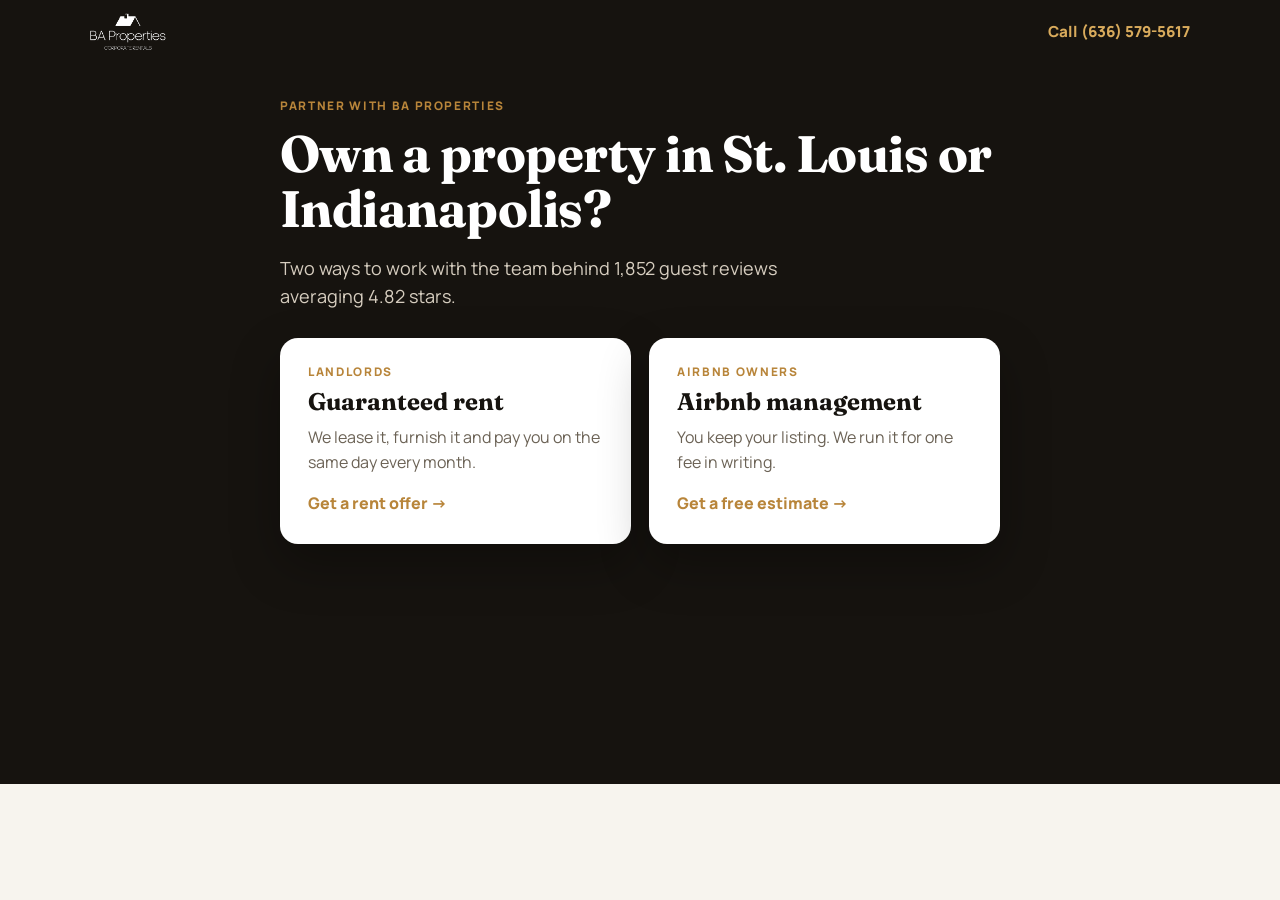
<file: index.html>
<!doctype html><html lang="en"><head><meta charset="utf-8"><meta name="viewport" content="width=device-width, initial-scale=1">
<title>Partner with BA Properties</title><meta name="description" content="Lease your property to BA Properties for guaranteed rent, or have us manage your Airbnb.">
<link rel="icon" href="/img/favicon.png"><link href="https://fonts.googleapis.com/css2?family=Fraunces:opsz,wght@9..144,700&family=Manrope:wght@400;600;800&display=swap" rel="stylesheet"><link rel="stylesheet" href="/lp.css">
<style>.choose{display:grid;grid-template-columns:1fr 1fr;gap:18px;margin-top:28px}.choose a{display:block;background:#fff;color:var(--ink);border-radius:18px;padding:28px;text-decoration:none;box-shadow:0 20px 50px rgba(0,0,0,.3)}.choose b{display:block;font:700 1.5rem/1.2 var(--serif);margin:10px 0 8px}.choose span{color:var(--muted)}.choose em{display:block;margin-top:16px;font-style:normal;font-weight:800;color:var(--gold)}@media(max-width:700px){.choose{grid-template-columns:1fr}}</style></head>
<body><header class="bar"><div class="wrap bar-in"><img class="logo" src="/img/logo.png" alt="BA Properties"><a class="call" href="tel:+16365795617">Call (636) 579-5617</a></div></header>
<main class="hero" style="min-height:80vh"><div class="wrap narrow"><p class="kicker">Partner with BA Properties</p><h1 style="margin-top:14px;font-size:clamp(2rem,5vw,3.2rem)">Own a property in St. Louis or Indianapolis?</h1>
<p class="sub">Two ways to work with the team behind 1,852 guest reviews averaging 4.82 stars.</p>
<div class="choose"><a href="/landlords/"><p class="kicker">Landlords</p><b>Guaranteed rent</b><span>We lease it, furnish it and pay you on the same day every month.</span><em>Get a rent offer →</em></a>
<a href="/owners/"><p class="kicker">Airbnb owners</p><b>Airbnb management</b><span>You keep your listing. We run it for one fee in writing.</span><em>Get a free estimate →</em></a></div></div></main></body></html>
</file>
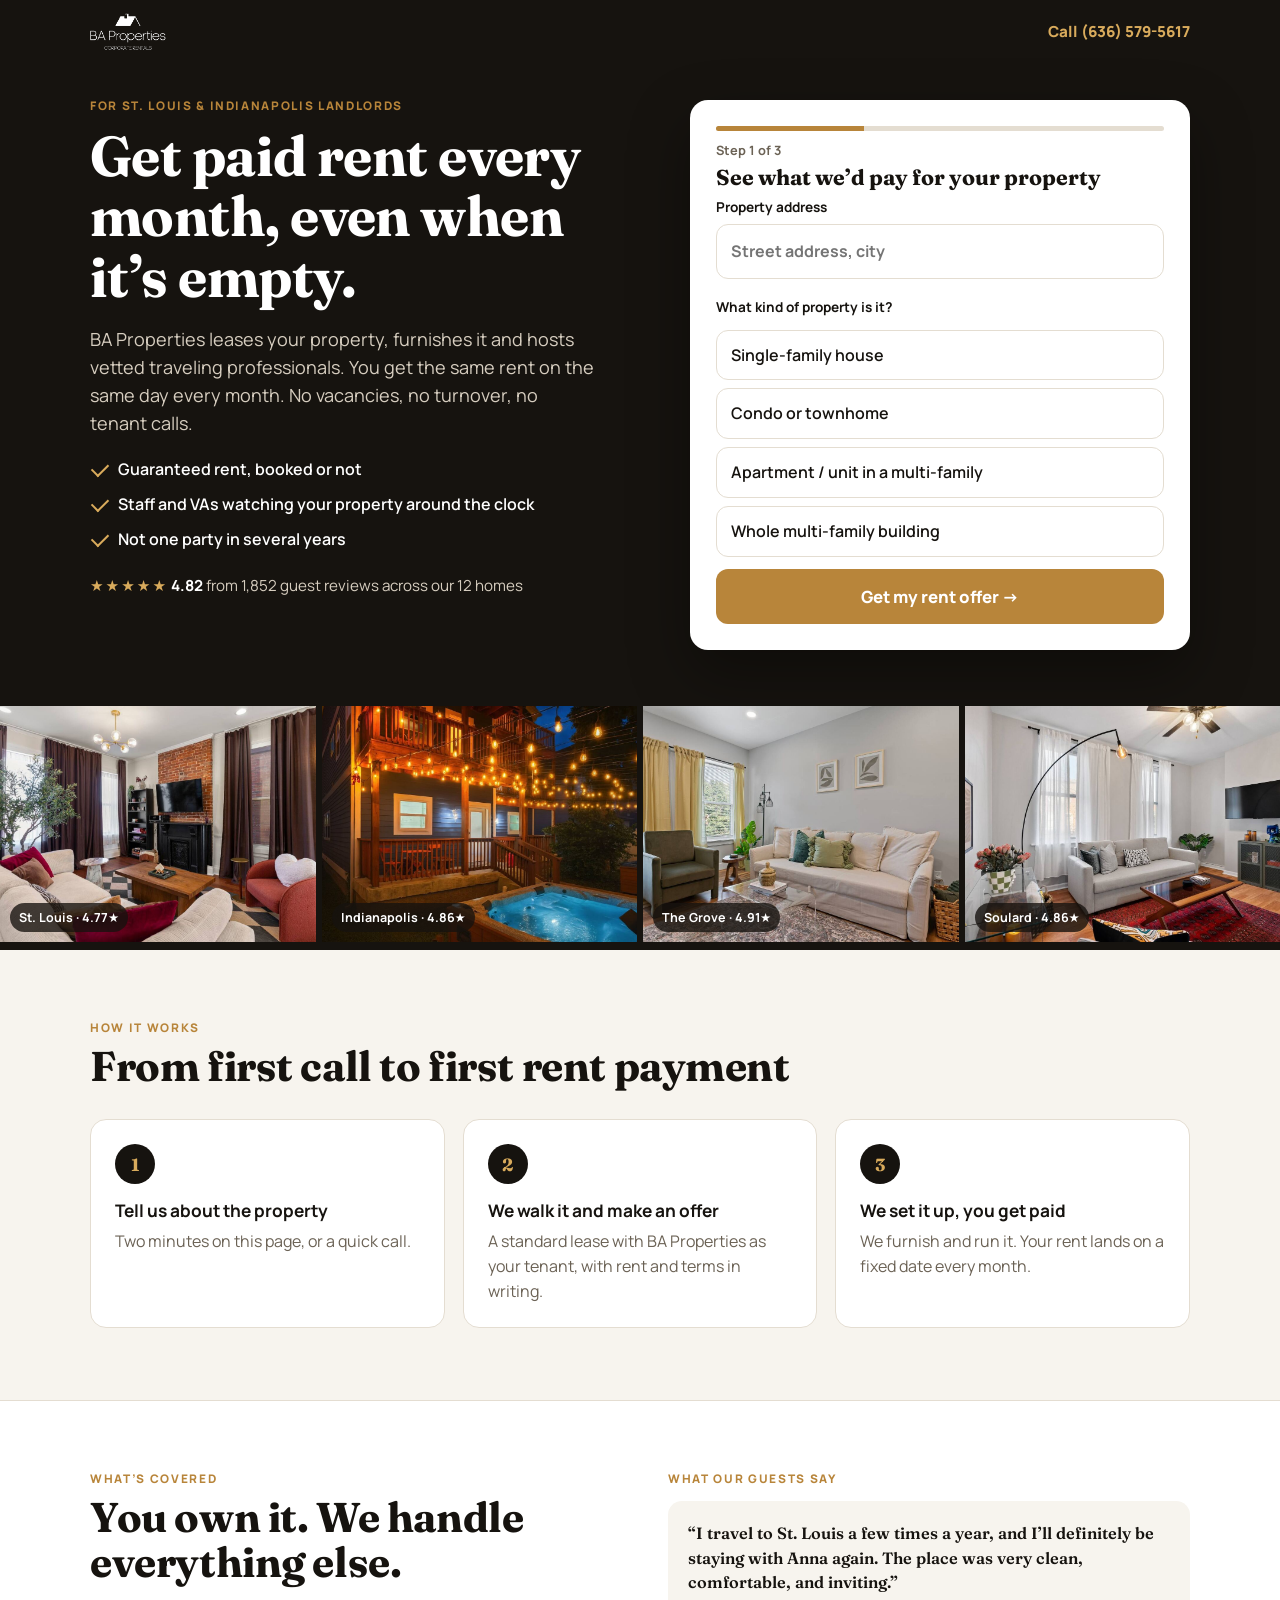
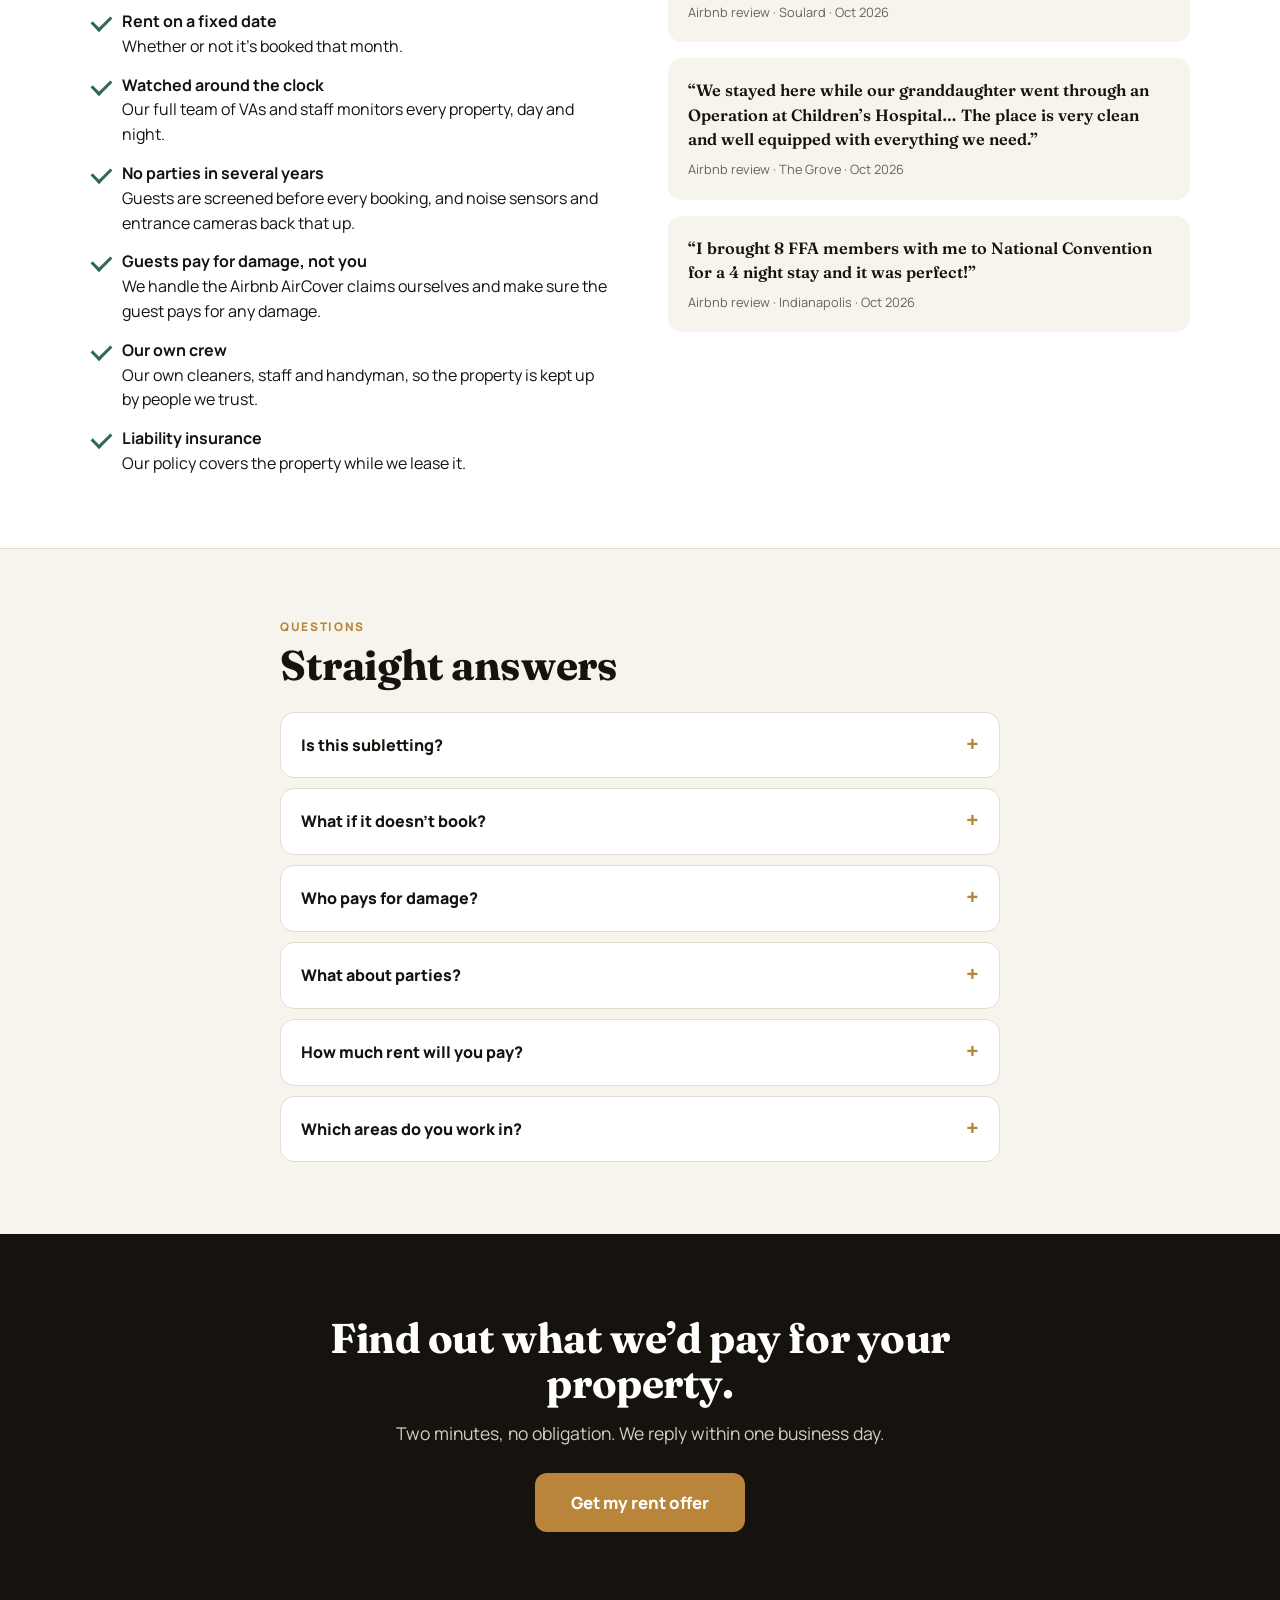
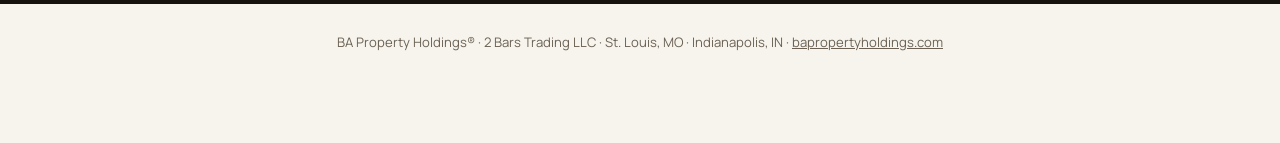
<file: landlords/index.html>
<!doctype html>
<html lang="en">
<head>
<meta charset="utf-8">
<meta name="viewport" content="width=device-width, initial-scale=1, viewport-fit=cover">
<title>Guaranteed rent for your property | BA Properties</title>
<meta name="description" content="Lease your St. Louis or Indianapolis property to BA Properties. Rent paid on time every month, with no vacancies and no turnover.">
<meta property="og:title" content="Guaranteed rent for your property | BA Properties">
<meta property="og:description" content="Lease your St. Louis or Indianapolis property to BA Properties. Rent paid on time every month, with no vacancies and no turnover.">
<meta property="og:image" content="https://partners.bapropertyholdings.com/img/2930-hickory-01.jpg">
<link rel="icon" href="/img/favicon.png">
<link rel="preload" as="image" href="/img/2930-hickory-01.jpg">
<link rel="preconnect" href="https://fonts.googleapis.com"><link rel="preconnect" href="https://fonts.gstatic.com" crossorigin>
<link href="https://fonts.googleapis.com/css2?family=Fraunces:opsz,wght@9..144,600;9..144,700&family=Manrope:wght@400;500;600;700;800&display=swap" rel="stylesheet">
<link rel="stylesheet" href="/lp.css">
<script>
/* ---- Tracking config: paste the Meta Pixel ID to turn on PageView + Lead events ---- */
window.BA_PIXEL_ID = "";
window.BA_LEAD_EMAIL = "info@bapropertyholdings.com";
</script>
<script src="/lp.js" defer></script>
</head>
<body data-offer="landlords">
<header class="bar">
  <div class="wrap bar-in">
    <img class="logo" src="/img/logo.png" alt="BA Properties" width="120" height="44">
    <a class="call" href="tel:+16365795617" data-track="call">Call (636) 579-5617</a>
  </div>
</header>

<main>
  <section class="hero">
    <div class="wrap hero-grid">
      <div class="hero-copy">
        <p class="kicker">For St. Louis &amp; Indianapolis landlords</p>
        <h1>Get paid rent every month, even when it’s empty.</h1>
        <p class="sub">BA Properties leases your property, furnishes it and hosts vetted traveling professionals. You get the same rent on the same day every month. No vacancies, no turnover, no tenant calls.</p>
        <ul class="ticks"><li>Guaranteed rent, booked or not</li><li>Staff and VAs watching your property around the clock</li><li>Not one party in several years</li></ul>
        <div class="rating"><span class="stars" aria-hidden="true">★★★★★</span> <b>4.82</b> from 1,852 guest reviews across our 12 homes</div>
      </div>

      <div class="card" id="form-card">
        <form id="lead" novalidate>
          <div class="progress" aria-hidden="true"><span></span></div>
          <p class="step-count" id="step-count">Step 1 of 3</p>

          <fieldset class="step" data-step="1">
            <legend>See what we’d pay for your property</legend>
            <label class="field">Property address<input name="address" autocomplete="street-address" placeholder="Street address, city" required></label>
            <p class="q">What kind of property is it?</p>
            <div class="opts" role="radiogroup"><label><input type="radio" name="q1b" value="Single-family house" required><span>Single-family house</span></label><label><input type="radio" name="q1b" value="Condo or townhome"><span>Condo or townhome</span></label><label><input type="radio" name="q1b" value="Apartment / unit in a multi-family"><span>Apartment / unit in a multi-family</span></label><label><input type="radio" name="q1b" value="Whole multi-family building"><span>Whole multi-family building</span></label></div>
            <button type="button" class="btn next">Get my rent offer →</button>
          </fieldset>

          <fieldset class="step" data-step="2" hidden>
            <legend>A little about the property</legend>
            <p class="q">Bedrooms</p>
            <div class="opts row" role="radiogroup">
              <label><input type="radio" name="bedrooms" value="Studio" required><span>Studio</span></label>
              <label><input type="radio" name="bedrooms" value="1"><span>1</span></label>
              <label><input type="radio" name="bedrooms" value="2"><span>2</span></label>
              <label><input type="radio" name="bedrooms" value="3"><span>3</span></label>
              <label><input type="radio" name="bedrooms" value="4+"><span>4+</span></label>
            </div>
            <p class="q">What’s the situation right now?</p>
            <div class="opts" role="radiogroup"><label><input type="radio" name="q2" value="Vacant now" required><span>Vacant now</span></label><label><input type="radio" name="q2" value="Tenant leaving in the next 90 days"><span>Tenant leaving in the next 90 days</span></label><label><input type="radio" name="q2" value="Tenant in place, just exploring"><span>Tenant in place, just exploring</span></label></div>
            <div class="nav"><button type="button" class="back">← Back</button><button type="button" class="btn next">Continue →</button></div>
          </fieldset>

          <fieldset class="step" data-step="3" hidden>
            <legend>Where should we send your offer?</legend>
            <label class="field">Full name<input name="name" autocomplete="name" required></label>
            <label class="field">Mobile phone<input name="phone" type="tel" autocomplete="tel" inputmode="tel" required></label>
            <label class="field">Email<input name="email" type="email" autocomplete="email" required></label>
            <div class="nav"><button type="button" class="back">← Back</button><button type="submit" class="btn">Send my rent offer</button></div>
            <p class="fine">No obligation. We reply within one business day, usually the same day.</p>
          </fieldset>

          <div class="done" hidden>
            <div class="done-icon" aria-hidden="true">✓</div>
            <h2>Got it, thank you.</h2>
            <p>We’ll look up your property and reach out within one business day to set up a quick walkthrough.</p>
            <a class="btn ghost" href="tel:+16365795617" data-track="call">Prefer to talk now? Call (636) 579-5617</a>
          </div>
          <p class="err" role="alert" hidden></p>
        </form>
      </div>
    </div>
  </section>

  <section class="strip" aria-label="Some of our homes">
    <div class="photos">
      <figure><img src="/img/2930-hickory-01.jpg" alt="Living room, St. Louis" loading="lazy"><figcaption>St. Louis · 4.77★</figcaption></figure>
      <figure><img src="/img/2622-monon-grand-01.jpg" alt="Patio with hot tub, Indianapolis" loading="lazy"><figcaption>Indianapolis · 4.86★</figcaption></figure>
      <figure><img src="/img/greenest-01.jpg" alt="Living room, The Grove, St. Louis" loading="lazy"><figcaption>The Grove · 4.91★</figcaption></figure>
      <figure><img src="/img/2e-the-heart-of-mardi-gras-sou-01.jpg" alt="Living room, Soulard, St. Louis" loading="lazy"><figcaption>Soulard · 4.86★</figcaption></figure>
    </div>
  </section>

  <section class="sec">
    <div class="wrap">
      <p class="kicker">How it works</p>
      <h2>From first call to first rent payment</h2>
      <ol class="how"><li><b>Tell us about the property</b><span>Two minutes on this page, or a quick call.</span></li><li><b>We walk it and make an offer</b><span>A standard lease with BA Properties as your tenant, with rent and terms in writing.</span></li><li><b>We set it up, you get paid</b><span>We furnish and run it. Your rent lands on a fixed date every month.</span></li></ol>
    </div>
  </section>

  <section class="sec alt">
    <div class="wrap two">
      <div>
        <p class="kicker">What’s covered</p>
        <h2>You own it. We handle everything else.</h2>
        <ul class="checks"><li><b>Rent on a fixed date</b>Whether or not it’s booked that month.</li><li><b>Watched around the clock</b>Our full team of VAs and staff monitors every property, day and night.</li><li><b>No parties in several years</b>Guests are screened before every booking, and noise sensors and entrance cameras back that up.</li><li><b>Guests pay for damage, not you</b>We handle the Airbnb AirCover claims ourselves and make sure the guest pays for any damage.</li><li><b>Our own crew</b>Our own cleaners, staff and handyman, so the property is kept up by people we trust.</li><li><b>Liability insurance</b>Our policy covers the property while we lease it.</li></ul>
      </div>
      <div class="quotes">
        <p class="kicker">What our guests say</p>
        <figure><blockquote>“I travel to St. Louis a few times a year, and I’ll definitely be staying with Anna again. The place was very clean, comfortable, and inviting.”</blockquote><figcaption>Airbnb review · Soulard · Oct 2026</figcaption></figure>
        <figure><blockquote>“We stayed here while our granddaughter went through an Operation at Children’s Hospital… The place is very clean and well equipped with everything we need.”</blockquote><figcaption>Airbnb review · The Grove · Oct 2026</figcaption></figure>
        <figure><blockquote>“I brought 8 FFA members with me to National Convention for a 4 night stay and it was perfect!”</blockquote><figcaption>Airbnb review · Indianapolis · Oct 2026</figcaption></figure>
      </div>
    </div>
  </section>

  <section class="sec">
    <div class="wrap narrow">
      <p class="kicker">Questions</p>
      <h2>Straight answers</h2>
      <div class="faq"><details><summary>Is this subletting?</summary><p>Yes, with your written permission. BA Properties signs the lease as your tenant and hosts furnished stays in the property. Nothing happens without your approval in the lease.</p></details><details><summary>What if it doesn’t book?</summary><p>You still get paid. The rent is ours to pay on the agreed date, whether or not the property is booked.</p></details><details><summary>Who pays for damage?</summary><p>The guest does. We file and manage the Airbnb AirCover claim and make sure any guest damage is paid for. Our own handyman takes care of everyday wear and tear.</p></details><details><summary>What about parties?</summary><p>We haven’t had a party in several years. Every guest is screened, and our team monitors every property around the clock.</p></details><details><summary>How much rent will you pay?</summary><p>It depends on the property, its location and its condition. We’ll look at it and give you a number in writing. Step one is the form above.</p></details><details><summary>Which areas do you work in?</summary><p>St. Louis city and county, and Indianapolis. If you’re elsewhere, send it anyway and we’ll tell you honestly if it fits.</p></details></div>
    </div>
  </section>

  <section class="final">
    <div class="wrap narrow">
      <h2>Find out what we’d pay for your property.</h2>
      <p>Two minutes, no obligation. We reply within one business day.</p>
      <a class="btn big" href="#form-card" data-track="final-cta">Get my rent offer</a>
    </div>
  </section>
</main>

<footer class="foot">
  <div class="wrap">BA Property Holdings® · 2 Bars Trading LLC · St. Louis, MO · Indianapolis, IN · <a href="https://www.bapropertyholdings.com/">bapropertyholdings.com</a></div>
</footer>

<a class="sticky" href="#form-card" data-track="sticky-cta">Get my rent offer</a>
</body>
</html>
</file>
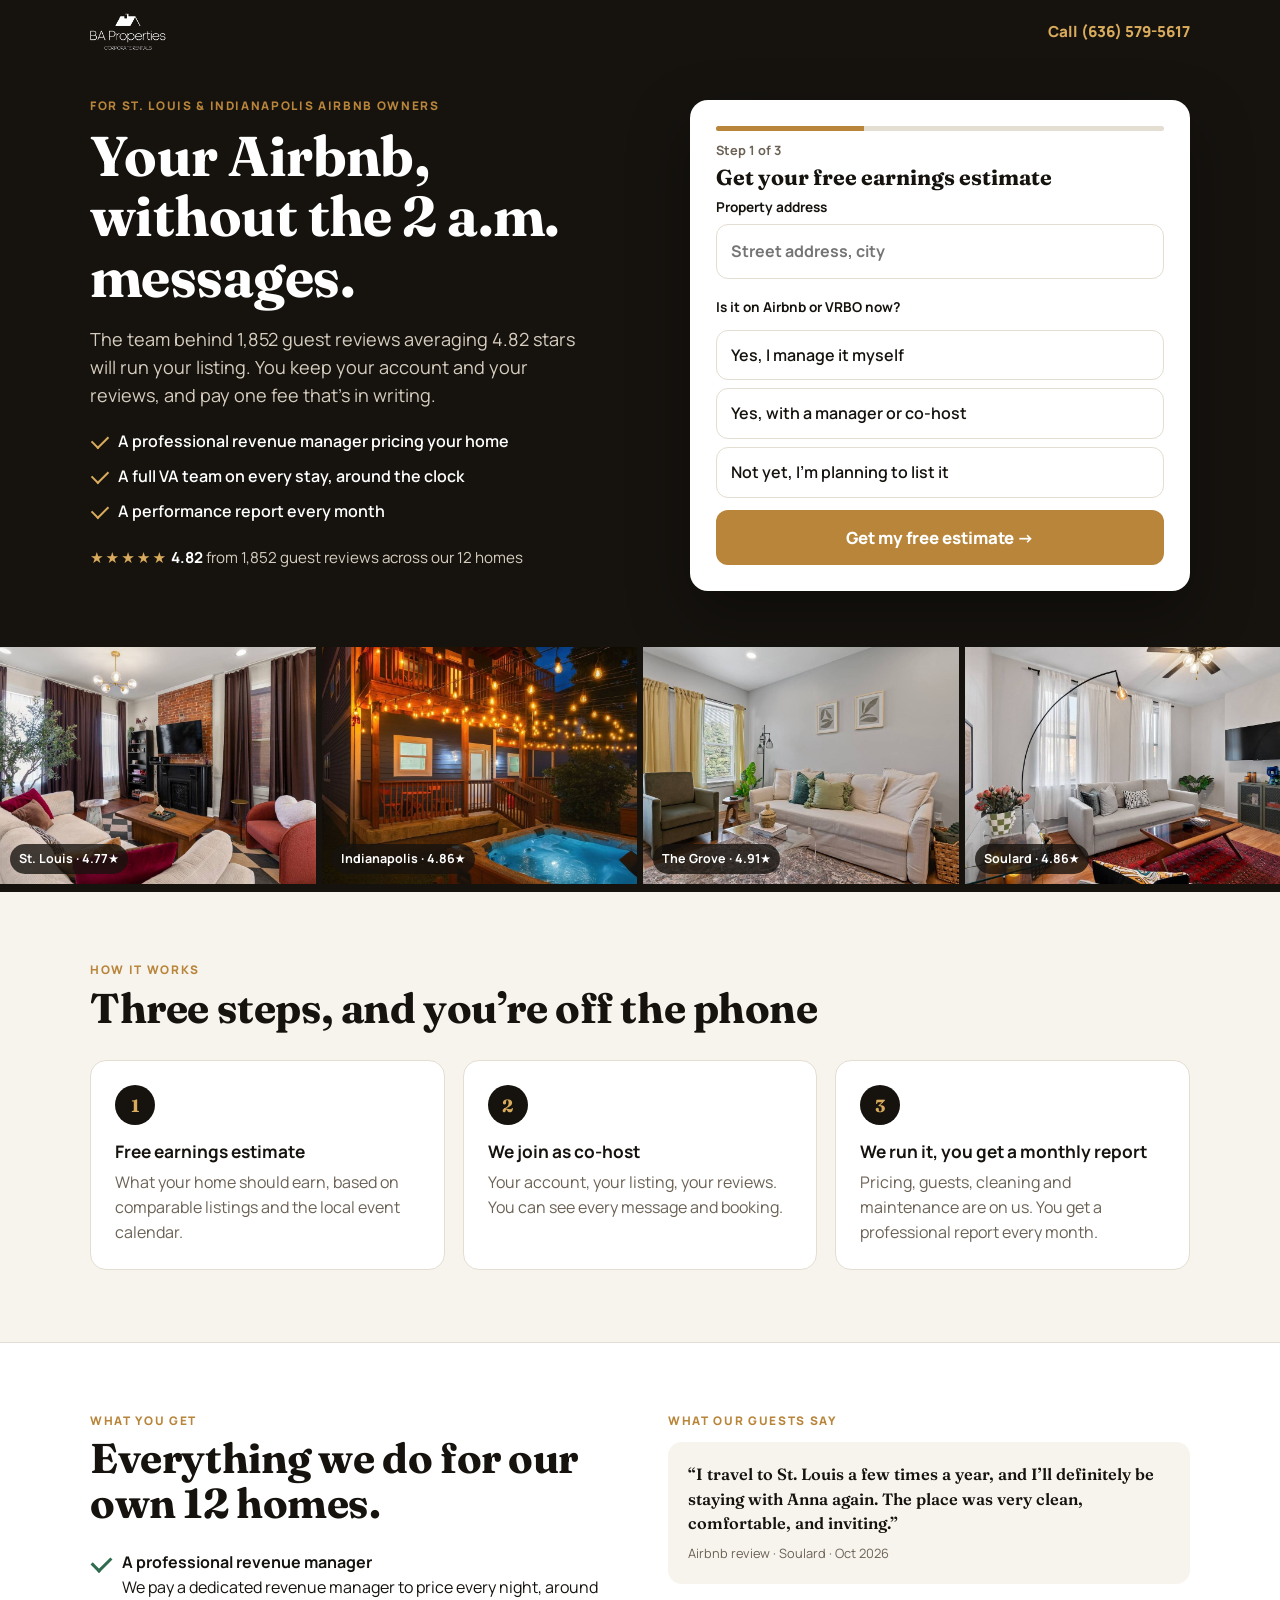
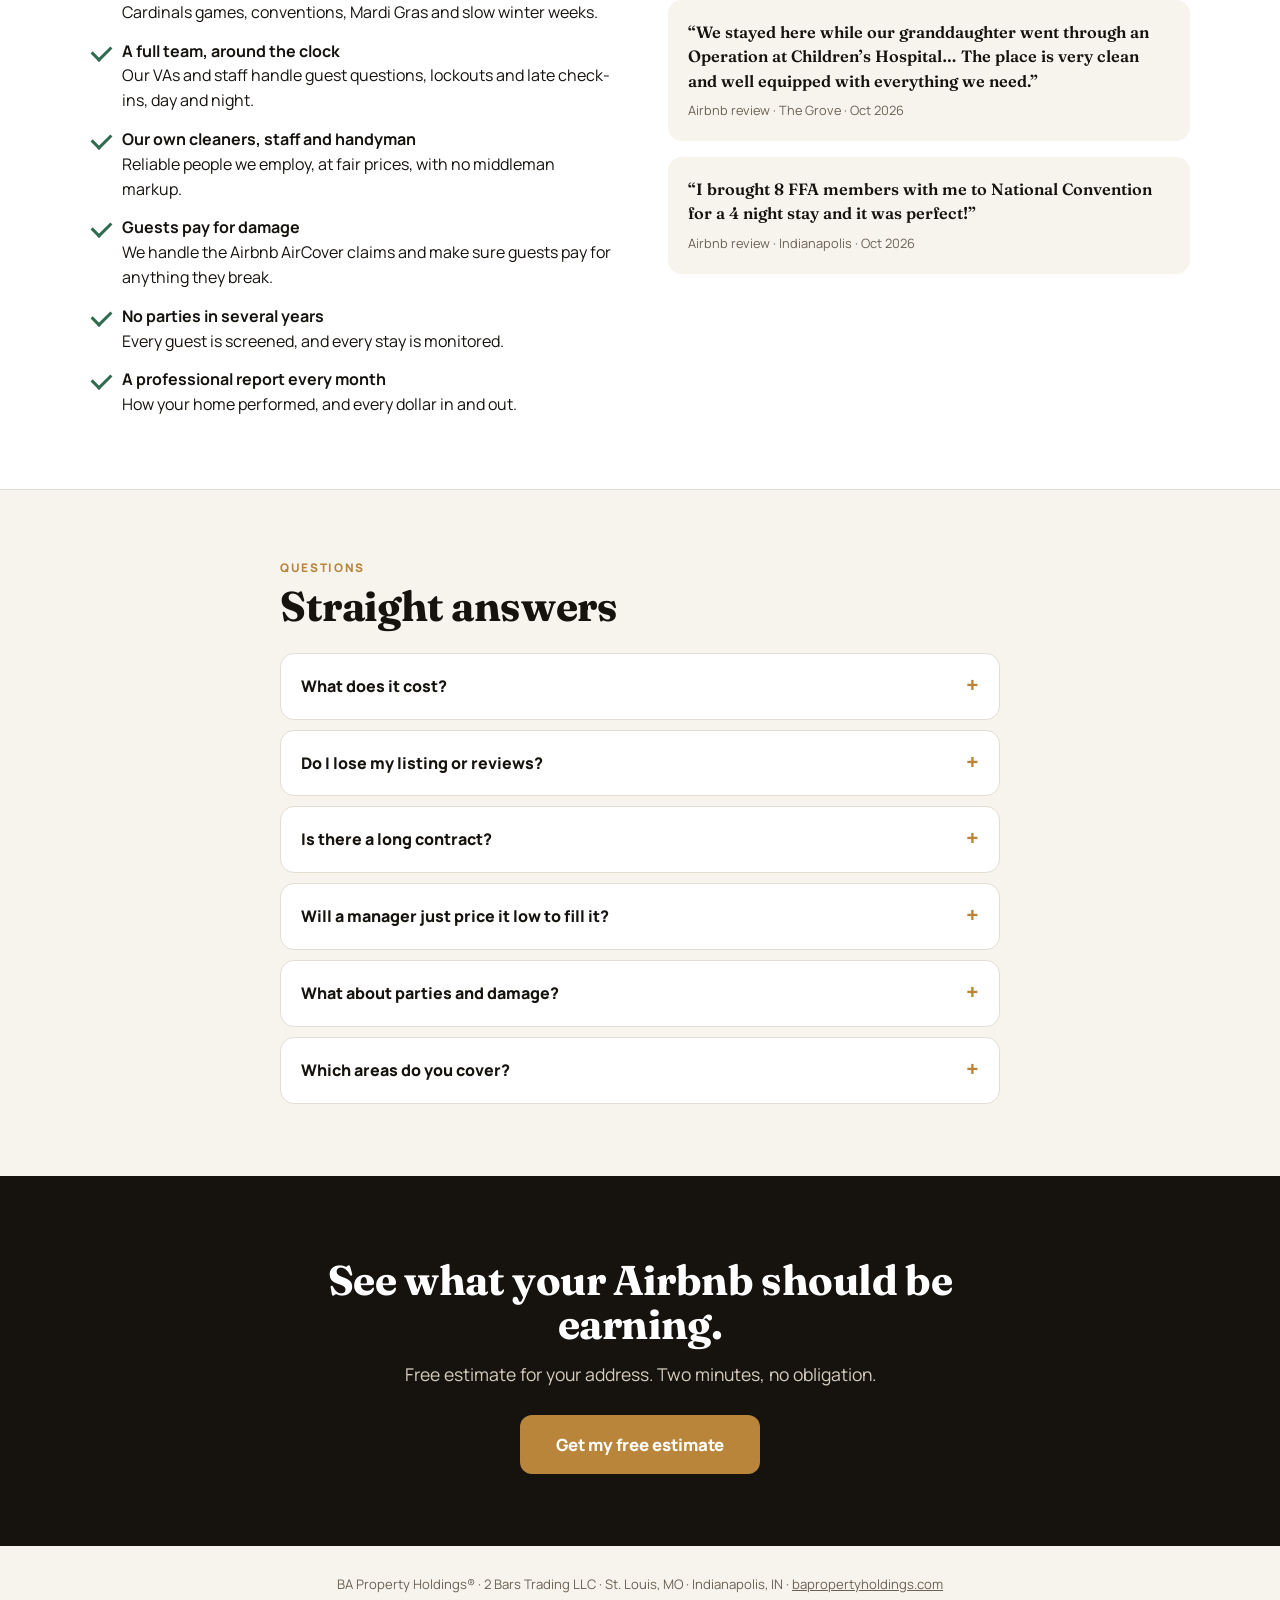
<file: owners/index.html>
<!doctype html>
<html lang="en">
<head>
<meta charset="utf-8">
<meta name="viewport" content="width=device-width, initial-scale=1, viewport-fit=cover">
<title>Airbnb management in St. Louis &amp; Indianapolis | BA Properties</title>
<meta name="description" content="Keep your listing and your reviews. BA Properties runs your Airbnb with the same team behind 1,852 guest reviews averaging 4.82 stars.">
<meta property="og:title" content="Airbnb management in St. Louis &amp; Indianapolis | BA Properties">
<meta property="og:description" content="Keep your listing and your reviews. BA Properties runs your Airbnb with the same team behind 1,852 guest reviews averaging 4.82 stars.">
<meta property="og:image" content="https://partners.bapropertyholdings.com/img/greenest-01.jpg">
<link rel="icon" href="/img/favicon.png">
<link rel="preload" as="image" href="/img/greenest-01.jpg">
<link rel="preconnect" href="https://fonts.googleapis.com"><link rel="preconnect" href="https://fonts.gstatic.com" crossorigin>
<link href="https://fonts.googleapis.com/css2?family=Fraunces:opsz,wght@9..144,600;9..144,700&family=Manrope:wght@400;500;600;700;800&display=swap" rel="stylesheet">
<link rel="stylesheet" href="/lp.css">
<script>
/* ---- Tracking config: paste the Meta Pixel ID to turn on PageView + Lead events ---- */
window.BA_PIXEL_ID = "";
window.BA_LEAD_EMAIL = "info@bapropertyholdings.com";
</script>
<script src="/lp.js" defer></script>
</head>
<body data-offer="owners">
<header class="bar">
  <div class="wrap bar-in">
    <img class="logo" src="/img/logo.png" alt="BA Properties" width="120" height="44">
    <a class="call" href="tel:+16365795617" data-track="call">Call (636) 579-5617</a>
  </div>
</header>

<main>
  <section class="hero">
    <div class="wrap hero-grid">
      <div class="hero-copy">
        <p class="kicker">For St. Louis &amp; Indianapolis Airbnb owners</p>
        <h1>Your Airbnb, without the 2 a.m. messages.</h1>
        <p class="sub">The team behind 1,852 guest reviews averaging 4.82 stars will run your listing. You keep your account and your reviews, and pay one fee that’s in writing.</p>
        <ul class="ticks"><li>A professional revenue manager pricing your home</li><li>A full VA team on every stay, around the clock</li><li>A performance report every month</li></ul>
        <div class="rating"><span class="stars" aria-hidden="true">★★★★★</span> <b>4.82</b> from 1,852 guest reviews across our 12 homes</div>
      </div>

      <div class="card" id="form-card">
        <form id="lead" novalidate>
          <div class="progress" aria-hidden="true"><span></span></div>
          <p class="step-count" id="step-count">Step 1 of 3</p>

          <fieldset class="step" data-step="1">
            <legend>Get your free earnings estimate</legend>
            <label class="field">Property address<input name="address" autocomplete="street-address" placeholder="Street address, city" required></label>
            <p class="q">Is it on Airbnb or VRBO now?</p>
            <div class="opts" role="radiogroup"><label><input type="radio" name="q1b" value="Yes, I manage it myself" required><span>Yes, I manage it myself</span></label><label><input type="radio" name="q1b" value="Yes, with a manager or co-host"><span>Yes, with a manager or co-host</span></label><label><input type="radio" name="q1b" value="Not yet, I’m planning to list it"><span>Not yet, I’m planning to list it</span></label></div>
            <button type="button" class="btn next">Get my free estimate →</button>
          </fieldset>

          <fieldset class="step" data-step="2" hidden>
            <legend>A little about the property</legend>
            <p class="q">Bedrooms</p>
            <div class="opts row" role="radiogroup">
              <label><input type="radio" name="bedrooms" value="Studio" required><span>Studio</span></label>
              <label><input type="radio" name="bedrooms" value="1"><span>1</span></label>
              <label><input type="radio" name="bedrooms" value="2"><span>2</span></label>
              <label><input type="radio" name="bedrooms" value="3"><span>3</span></label>
              <label><input type="radio" name="bedrooms" value="4+"><span>4+</span></label>
            </div>
            <p class="q">What do you want most?</p>
            <div class="opts" role="radiogroup"><label><input type="radio" name="q2" value="More revenue" required><span>More revenue</span></label><label><input type="radio" name="q2" value="My time back"><span>My time back</span></label><label><input type="radio" name="q2" value="Better reviews and guests"><span>Better reviews and guests</span></label><label><input type="radio" name="q2" value="All of the above"><span>All of the above</span></label></div>
            <div class="nav"><button type="button" class="back">← Back</button><button type="button" class="btn next">Continue →</button></div>
          </fieldset>

          <fieldset class="step" data-step="3" hidden>
            <legend>Where should we send your estimate?</legend>
            <label class="field">Full name<input name="name" autocomplete="name" required></label>
            <label class="field">Mobile phone<input name="phone" type="tel" autocomplete="tel" inputmode="tel" required></label>
            <label class="field">Email<input name="email" type="email" autocomplete="email" required></label>
            <div class="nav"><button type="button" class="back">← Back</button><button type="submit" class="btn">Send my free estimate</button></div>
            <p class="fine">No obligation. We reply within one business day, usually the same day.</p>
          </fieldset>

          <div class="done" hidden>
            <div class="done-icon" aria-hidden="true">✓</div>
            <h2>Got it, thank you.</h2>
            <p>We’ll pull the numbers for your address and send your estimate within one business day.</p>
            <a class="btn ghost" href="tel:+16365795617" data-track="call">Prefer to talk now? Call (636) 579-5617</a>
          </div>
          <p class="err" role="alert" hidden></p>
        </form>
      </div>
    </div>
  </section>

  <section class="strip" aria-label="Some of our homes">
    <div class="photos">
      <figure><img src="/img/2930-hickory-01.jpg" alt="Living room, St. Louis" loading="lazy"><figcaption>St. Louis · 4.77★</figcaption></figure>
      <figure><img src="/img/2622-monon-grand-01.jpg" alt="Patio with hot tub, Indianapolis" loading="lazy"><figcaption>Indianapolis · 4.86★</figcaption></figure>
      <figure><img src="/img/greenest-01.jpg" alt="Living room, The Grove, St. Louis" loading="lazy"><figcaption>The Grove · 4.91★</figcaption></figure>
      <figure><img src="/img/2e-the-heart-of-mardi-gras-sou-01.jpg" alt="Living room, Soulard, St. Louis" loading="lazy"><figcaption>Soulard · 4.86★</figcaption></figure>
    </div>
  </section>

  <section class="sec">
    <div class="wrap">
      <p class="kicker">How it works</p>
      <h2>Three steps, and you’re off the phone</h2>
      <ol class="how"><li><b>Free earnings estimate</b><span>What your home should earn, based on comparable listings and the local event calendar.</span></li><li><b>We join as co-host</b><span>Your account, your listing, your reviews. You can see every message and booking.</span></li><li><b>We run it, you get a monthly report</b><span>Pricing, guests, cleaning and maintenance are on us. You get a professional report every month.</span></li></ol>
    </div>
  </section>

  <section class="sec alt">
    <div class="wrap two">
      <div>
        <p class="kicker">What you get</p>
        <h2>Everything we do for our own 12 homes.</h2>
        <ul class="checks"><li><b>A professional revenue manager</b>We pay a dedicated revenue manager to price every night, around Cardinals games, conventions, Mardi Gras and slow winter weeks.</li><li><b>A full team, around the clock</b>Our VAs and staff handle guest questions, lockouts and late check-ins, day and night.</li><li><b>Our own cleaners, staff and handyman</b>Reliable people we employ, at fair prices, with no middleman markup.</li><li><b>Guests pay for damage</b>We handle the Airbnb AirCover claims and make sure guests pay for anything they break.</li><li><b>No parties in several years</b>Every guest is screened, and every stay is monitored.</li><li><b>A professional report every month</b>How your home performed, and every dollar in and out.</li></ul>
      </div>
      <div class="quotes">
        <p class="kicker">What our guests say</p>
        <figure><blockquote>“I travel to St. Louis a few times a year, and I’ll definitely be staying with Anna again. The place was very clean, comfortable, and inviting.”</blockquote><figcaption>Airbnb review · Soulard · Oct 2026</figcaption></figure>
        <figure><blockquote>“We stayed here while our granddaughter went through an Operation at Children’s Hospital… The place is very clean and well equipped with everything we need.”</blockquote><figcaption>Airbnb review · The Grove · Oct 2026</figcaption></figure>
        <figure><blockquote>“I brought 8 FFA members with me to National Convention for a 4 night stay and it was perfect!”</blockquote><figcaption>Airbnb review · Indianapolis · Oct 2026</figcaption></figure>
      </div>
    </div>
  </section>

  <section class="sec">
    <div class="wrap narrow">
      <p class="kicker">Questions</p>
      <h2>Straight answers</h2>
      <div class="faq"><details><summary>What does it cost?</summary><p>One percentage of booking revenue, quoted in writing with your estimate. No hidden fees, and we don’t add guest fees that we keep.</p></details><details><summary>Do I lose my listing or reviews?</summary><p>No. We join your existing listing as a co-host. It stays in your account.</p></details><details><summary>Is there a long contract?</summary><p>We’ll put the terms, including how to end it, in writing before you sign anything.</p></details><details><summary>Will a manager just price it low to fill it?</summary><p>No. We price for revenue, not occupancy. Weekends and event dates are where most of the money is, and we price them that way.</p></details><details><summary>What about parties and damage?</summary><p>We haven’t had a party in several years. If a guest damages anything, we handle the AirCover claim and make sure the guest pays.</p></details><details><summary>Which areas do you cover?</summary><p>St. Louis city and county, and Indianapolis.</p></details></div>
    </div>
  </section>

  <section class="final">
    <div class="wrap narrow">
      <h2>See what your Airbnb should be earning.</h2>
      <p>Free estimate for your address. Two minutes, no obligation.</p>
      <a class="btn big" href="#form-card" data-track="final-cta">Get my free estimate</a>
    </div>
  </section>
</main>

<footer class="foot">
  <div class="wrap">BA Property Holdings® · 2 Bars Trading LLC · St. Louis, MO · Indianapolis, IN · <a href="https://www.bapropertyholdings.com/">bapropertyholdings.com</a></div>
</footer>

<a class="sticky" href="#form-card" data-track="sticky-cta">Get my free estimate</a>
</body>
</html>
</file>
<file: lp.css>
[hidden]{display:none!important}
:root{--ink:#16130f;--ink2:#2a251f;--paper:#f7f4ee;--card:#fff;--line:#e4ddd1;--muted:#6b6255;--gold:#b8853a;--gold2:#d9ab5c;--goldsoft:#f6ead3;--green:#2f6b4f;--serif:"Fraunces",Georgia,serif;--sans:"Manrope",system-ui,-apple-system,"Segoe UI",sans-serif}
*{box-sizing:border-box}html{scroll-behavior:smooth}
body{margin:0;background:var(--paper);color:var(--ink);font:16px/1.55 var(--sans);-webkit-font-smoothing:antialiased;padding-bottom:env(safe-area-inset-bottom)}
img{display:block;max-width:100%}a{color:inherit}
.wrap{max-width:1140px;margin:0 auto;padding:0 20px}.narrow{max-width:760px}
h1,h2{font-family:var(--serif);font-weight:700;letter-spacing:-.01em;line-height:1.08;margin:0}
h2{font-size:clamp(1.8rem,4vw,2.6rem);margin-top:10px}
.kicker{margin:0;font:800 .74rem/1 var(--sans);letter-spacing:.14em;text-transform:uppercase;color:var(--gold)}
:focus-visible{outline:2px solid var(--gold);outline-offset:3px}

.bar{background:var(--ink);color:#fff}
.bar-in{display:flex;justify-content:space-between;align-items:center;height:64px}
.logo{height:40px;width:auto}
.call{font-weight:800;text-decoration:none;color:var(--gold2);font-size:.95rem}

.hero{background:var(--ink);color:#fff;padding:36px 0 56px}
.hero-grid{display:grid;grid-template-columns:1.05fr .95fr;gap:48px;align-items:start}
.hero h1{font-size:clamp(2.1rem,5.2vw,3.5rem);margin-top:14px}
.sub{color:#d6cdbf;font-size:1.13rem;margin:18px 0 20px;max-width:46ch}
.ticks{list-style:none;padding:0;margin:0 0 22px;display:grid;gap:10px}
.ticks li{padding-left:28px;position:relative;font-weight:600}
.ticks li::before{content:"";position:absolute;left:2px;top:6px;width:14px;height:8px;border-left:2.5px solid var(--gold2);border-bottom:2.5px solid var(--gold2);transform:rotate(-45deg)}
.rating{color:#d6cdbf;font-size:.95rem}.rating b{color:#fff}.stars{color:var(--gold2);letter-spacing:2px}

.card{background:var(--card);color:var(--ink);border-radius:18px;padding:26px;box-shadow:0 24px 60px rgba(0,0,0,.35);scroll-margin-top:12px}
.progress{height:5px;background:var(--line);border-radius:9px;overflow:hidden}.progress span{display:block;height:100%;width:33%;background:var(--gold);transition:width .3s}
.step-count{margin:10px 0 4px;font-size:.8rem;font-weight:700;color:var(--muted)}
fieldset{border:0;margin:0;padding:0;display:grid;gap:12px}
legend{font:700 1.35rem/1.2 var(--serif);margin-bottom:6px;padding:0}
.field{display:grid;gap:6px;font-weight:700;font-size:.85rem}
input[type=text],input:not([type]),input[type=tel],input[type=email]{font:inherit;font-size:16px;padding:14px;border:1.5px solid var(--line);border-radius:12px;background:#fff;color:var(--ink);width:100%}
input:focus{border-color:var(--gold);outline:none}
.q{margin:6px 0 0;font-weight:700;font-size:.85rem}
.opts{display:grid;gap:8px}.opts.row{grid-template-columns:repeat(5,1fr)}
.opts label{position:relative;cursor:pointer}
.opts input{position:absolute;inset:0;opacity:0;margin:0;cursor:pointer}
.opts span{display:block;padding:12px 14px;border:1.5px solid var(--line);border-radius:12px;font-weight:600;text-align:left;transition:border-color .15s,background .15s}
.opts.row span{text-align:center;padding:12px 4px}
.opts input:checked+span{border-color:var(--gold);background:var(--goldsoft)}
.opts input:focus-visible+span{outline:2px solid var(--gold);outline-offset:2px}
.btn{display:inline-flex;justify-content:center;align-items:center;gap:8px;border:0;border-radius:12px;background:var(--gold);color:#fff;font:800 1.05rem var(--sans);padding:16px 20px;cursor:pointer;text-decoration:none;width:100%;transition:background .15s,transform .1s}
.btn:hover{background:#a3742f}.btn:active{transform:translateY(1px)}.btn[disabled]{opacity:.6;cursor:wait}
.btn.ghost{background:transparent;color:var(--ink);border:1.5px solid var(--line);font-size:.95rem}
.nav{display:grid;grid-template-columns:auto 1fr;gap:10px;align-items:center}
.back{background:none;border:0;font:700 .95rem var(--sans);color:var(--muted);cursor:pointer;padding:10px 8px}
.fine{margin:0;font-size:.8rem;color:var(--muted);text-align:center}
.err{margin:10px 0 0;padding:12px;border-radius:10px;background:#f8e3df;color:#8a2f1f;font-weight:600;font-size:.9rem}
.invalid{border-color:#c0492f!important}
.done{text-align:center;display:grid;gap:12px;padding:12px 0}
.done-icon{width:56px;height:56px;margin:0 auto;border-radius:50%;background:var(--green);color:#fff;display:grid;place-items:center;font-size:1.8rem}
.done p{margin:0;color:var(--muted)}

.strip{background:var(--ink);padding:0 0 8px}
.photos{display:grid;grid-template-columns:repeat(4,1fr);gap:6px}
.photos figure{margin:0;position:relative;aspect-ratio:4/3;overflow:hidden}
.photos img{width:100%;height:100%;object-fit:cover}
.photos figcaption{position:absolute;left:10px;bottom:10px;background:rgba(22,19,15,.78);color:#fff;font-size:.78rem;font-weight:700;padding:5px 9px;border-radius:999px}

.sec{padding:72px 0}.sec.alt{background:#fff;border-block:1px solid var(--line)}
.how{list-style:none;padding:0;margin:30px 0 0;display:grid;grid-template-columns:repeat(3,1fr);gap:18px;counter-reset:s}
.how li{background:#fff;border:1px solid var(--line);border-radius:16px;padding:24px;counter-increment:s}
.how li::before{content:counter(s);display:grid;place-items:center;width:40px;height:40px;border-radius:50%;background:var(--ink);color:var(--gold2);font:700 1.1rem var(--serif);margin-bottom:14px}
.how b{display:block;font-size:1.08rem;margin-bottom:4px}.how span{color:var(--muted)}
.two{display:grid;grid-template-columns:1fr 1fr;gap:56px}
.checks{list-style:none;padding:0;margin:24px 0 0;display:grid;gap:14px}
.checks li{padding-left:32px;position:relative}
.checks li::before{content:"";position:absolute;left:2px;top:6px;width:16px;height:9px;border-left:3px solid var(--green);border-bottom:3px solid var(--green);transform:rotate(-45deg)}
.checks b{display:block}
.quotes{display:grid;gap:16px;align-content:start}
.quotes figure{margin:0;background:var(--paper);border-radius:14px;padding:20px}
.quotes blockquote{margin:0;font:600 1.02rem/1.5 var(--serif)}
.quotes figcaption{margin-top:8px;font-size:.8rem;color:var(--muted)}
.faq{margin-top:24px;display:grid;gap:10px}
.faq details{background:#fff;border:1px solid var(--line);border-radius:14px;padding:4px 20px}
.faq summary{cursor:pointer;font-weight:800;padding:16px 0;list-style:none;display:flex;justify-content:space-between;gap:12px}
.faq summary::after{content:"+";color:var(--gold);font-size:1.4rem;line-height:1}
.faq details[open] summary::after{content:"–"}
.faq p{margin:0 0 18px;color:var(--muted)}
.final{background:var(--ink);color:#fff;text-align:center;padding:72px 0}
.final p{color:#d6cdbf;font-size:1.1rem;margin:14px auto 26px;max-width:52ch}
.btn.big{width:auto;padding:18px 36px}
.foot{padding:28px 0 90px;font-size:.82rem;color:var(--muted);text-align:center}
.sticky{display:none}
@media(max-width:900px){
  .hero-grid,.two{grid-template-columns:1fr;gap:28px}
  .how{grid-template-columns:1fr}
  .photos{grid-template-columns:1fr 1fr}
  .sticky{display:block;position:fixed;left:12px;right:12px;bottom:calc(12px + env(safe-area-inset-bottom));z-index:30;background:var(--gold);color:#fff;text-align:center;font-weight:800;padding:16px;border-radius:14px;text-decoration:none;box-shadow:0 10px 30px rgba(0,0,0,.3);transition:transform .25s}
  .sticky.hide{transform:translateY(160%)}
  .call{font-size:.85rem}
}
@media(prefers-reduced-motion:reduce){*{transition:none!important;scroll-behavior:auto!important}}
</file>
